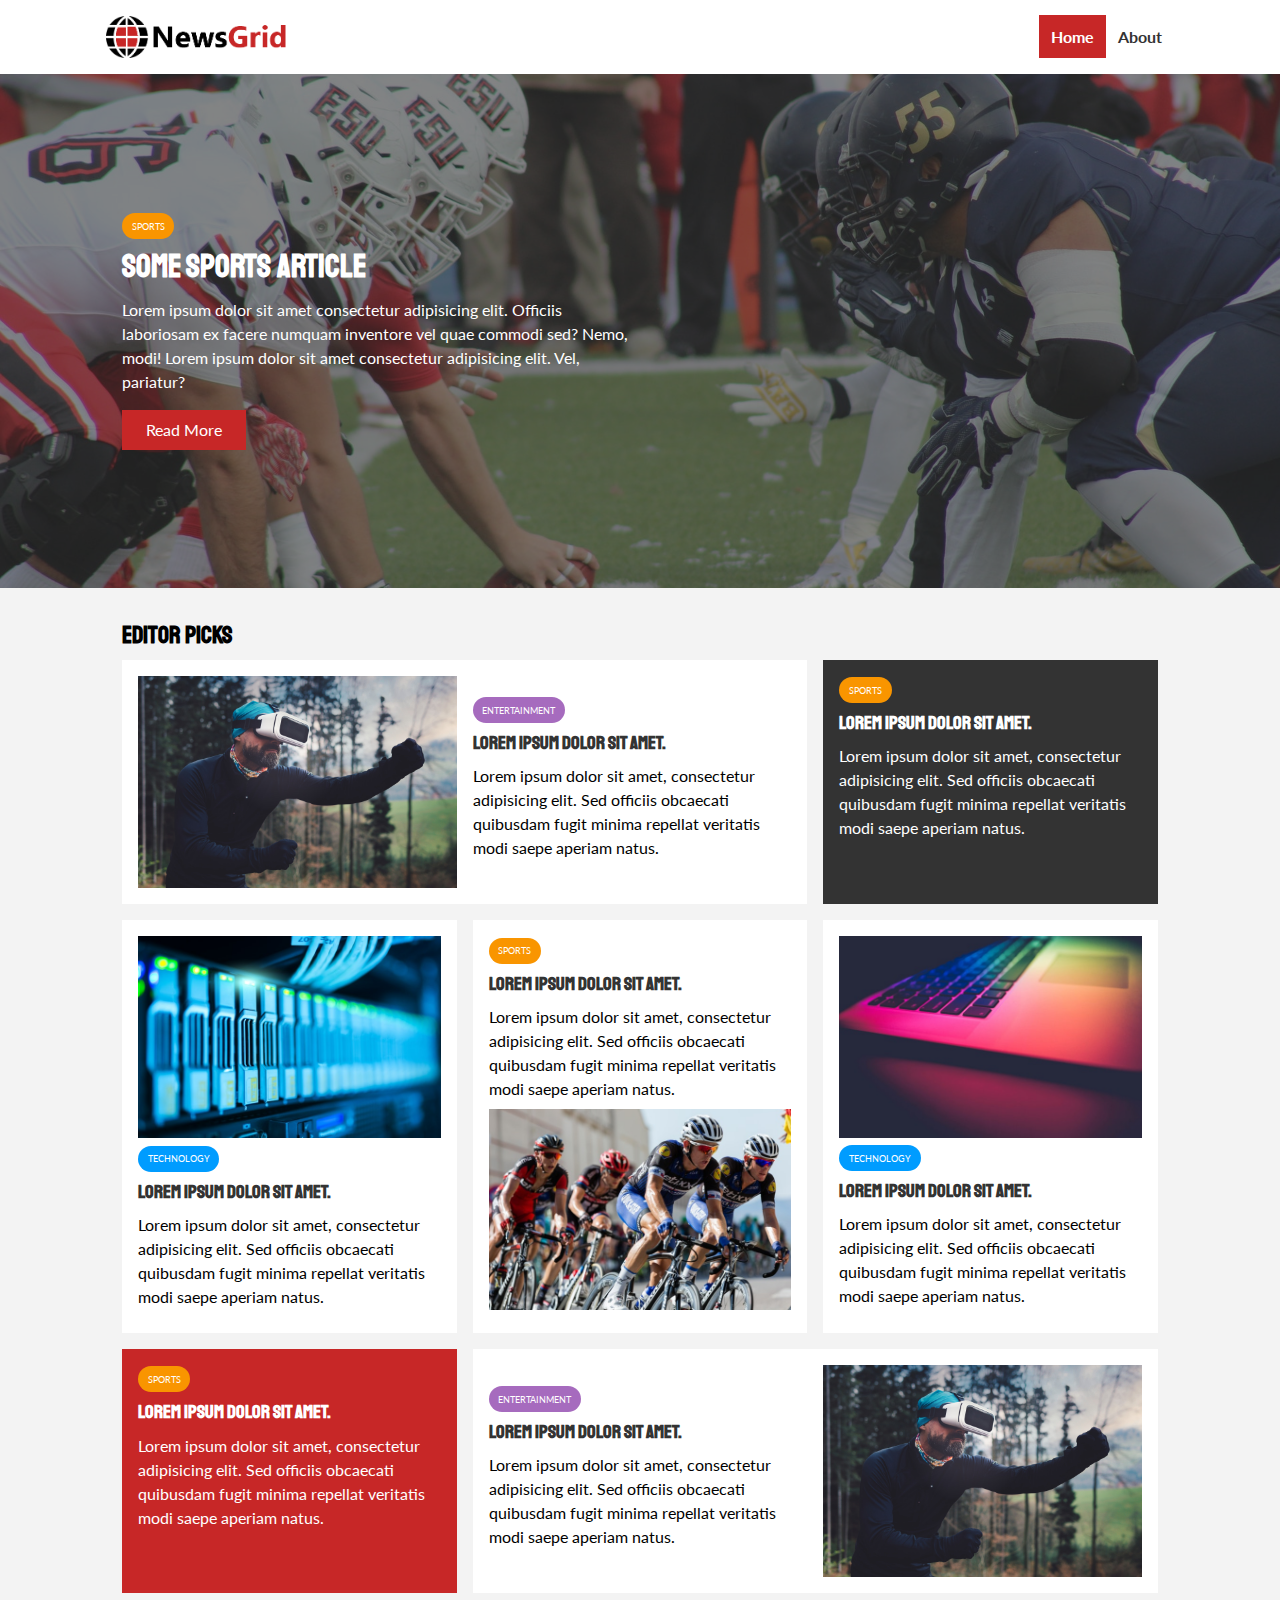
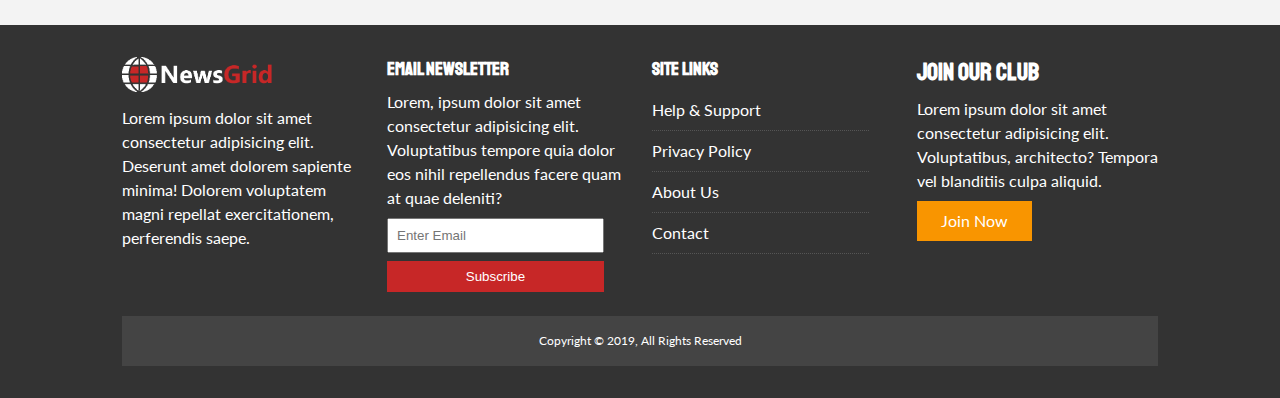
<file: index.html>
<!DOCTYPE html>
<html lang="en">
  <head>
    <meta charset="UTF-8" />
    <meta name="viewport" content="width=device-width, initial-scale=1.0" />
    <link
      href="https://fonts.googleapis.com/css2?family=Lato&family=Staatliches&display=swap"
      rel="stylesheet"
    />
    <link
      rel="stylesheet"
      href="https://cdnjs.cloudflare.com/ajax/libs/font-awesome/5.13.1/css/all.min.css"
      integrity="sha256-2XFplPlrFClt0bIdPgpz8H7ojnk10H69xRqd9+uTShA="
      crossorigin="anonymous"
    />
    <link rel="stylesheet" href="css/style.css" />
    <link
      rel="stylesheet"
      media="screen and (max-width: 768px)"
      href="css/mobile.css"
    />

    <link rel="shortcut icon" type="image/x-icon" href="favicon.ico" />
    <title>Newsgrid | Latest News</title>
  </head>
  <body>
    <nav id="main-nav">
      <div class="container">
        <img src="img/logo.png" alt="NewsGrid" class="logo" />
        <div class="social">
          <a href="http://facebook.com" target="_blank"
            ><i class="fab fa-facebook fa-2x"></i
          ></a>
          <a href="http://twitter.com" target="_blank"
            ><i class="fab fa-twitter fa-2x"></i
          ></a>
          <a href="http://instagram.com" target="_blank"
            ><i class="fab fa-instagram fa-2x"></i
          ></a>
          <a href="http://youtube.com" target="_blank"
            ><i class="fab fa-youtube fa-2x"></i
          ></a>
        </div>
        <ul>
          <li><a href="index.html" class="current">Home</a></li>
          <li><a href="about.html">About</a></li>
        </ul>
      </div>
    </nav>

    <!-- Showcase -->
    <header id="showcase">
      <div class="container">
        <div class="showcase-container">
          <div class="showcase-content">
            <div class="category category-sports">Sports</div>
            <h1>Some Sports Article</h1>
            <p>
              Lorem ipsum dolor sit amet consectetur adipisicing elit. Officiis
              laboriosam ex facere numquam inventore vel quae commodi sed? Nemo,
              modi! Lorem ipsum dolor sit amet consectetur adipisicing elit.
              Vel, pariatur?
            </p>
            <a href="article.html" class="btn btn-primary">Read More</a>
          </div>
        </div>
      </div>
    </header>

    <!-- Home Articles -->
    <section id="home-articles" class="py-2">
      <div class="container">
        <h2>Editor Picks</h2>
        <div class="articles-container">
          <article class="card">
            <img src="img/articles/ent1.jpg" alt="" />
            <div>
              <div class="category category-ent">Entertainment</div>
              <h3><a href="article.html">Lorem ipsum dolor sit amet.</a></h3>
              <p>
                Lorem ipsum dolor sit amet, consectetur adipisicing elit. Sed
                officiis obcaecati quibusdam fugit minima repellat veritatis
                modi saepe aperiam natus.
              </p>
            </div>
          </article>
          <article class="card bg-dark">
            <div class="category category-sports">Sports</div>
            <h3><a href="article.html">Lorem ipsum dolor sit amet.</a></h3>
            <p>
              Lorem ipsum dolor sit amet, consectetur adipisicing elit. Sed
              officiis obcaecati quibusdam fugit minima repellat veritatis modi
              saepe aperiam natus.
            </p>
          </article>
          <article class="card">
            <img src="img/articles/tech1.jpg" alt="" />
            <div class="category category-tech">Technology</div>
            <h3><a href="article.html">Lorem ipsum dolor sit amet.</a></h3>
            <p>
              Lorem ipsum dolor sit amet, consectetur adipisicing elit. Sed
              officiis obcaecati quibusdam fugit minima repellat veritatis modi
              saepe aperiam natus.
            </p>
          </article>
          <article class="card">
            <div class="category category-sports">Sports</div>
            <h3><a href="article.html">Lorem ipsum dolor sit amet.</a></h3>
            <p>
              Lorem ipsum dolor sit amet, consectetur adipisicing elit. Sed
              officiis obcaecati quibusdam fugit minima repellat veritatis modi
              saepe aperiam natus.
            </p>
            <img src="img/articles/sports1.jpg" alt="" />
          </article>

          <article class="card">
            <img src="img/articles/tech2.jpg" alt="" />
            <div class="category category-tech">Technology</div>
            <h3><a href="article.html">Lorem ipsum dolor sit amet.</a></h3>
            <p>
              Lorem ipsum dolor sit amet, consectetur adipisicing elit. Sed
              officiis obcaecati quibusdam fugit minima repellat veritatis modi
              saepe aperiam natus.
            </p>
          </article>
          <article class="card bg-primary">
            <div class="category category-sports">Sports</div>
            <h3><a href="article.html">Lorem ipsum dolor sit amet.</a></h3>
            <p>
              Lorem ipsum dolor sit amet, consectetur adipisicing elit. Sed
              officiis obcaecati quibusdam fugit minima repellat veritatis modi
              saepe aperiam natus.
            </p>
          </article>
          <article class="card">
            <div>
              <div class="category category-ent">Entertainment</div>
              <h3><a href="article.html">Lorem ipsum dolor sit amet.</a></h3>
              <p>
                Lorem ipsum dolor sit amet, consectetur adipisicing elit. Sed
                officiis obcaecati quibusdam fugit minima repellat veritatis
                modi saepe aperiam natus.
              </p>
            </div>
            <img src="img/articles/ent1.jpg" alt="" />
          </article>
        </div>
      </div>
    </section>

    <!-- Footer -->
    <footer id="main-footer" class="py-2">
      <div class="container footer-container">
        <div>
          <img src="img/logo_light.png" alt="NewsGrid" />
          <p>
            Lorem ipsum dolor sit amet consectetur adipisicing elit. Deserunt
            amet dolorem sapiente minima! Dolorem voluptatem magni repellat
            exercitationem, perferendis saepe.
          </p>
        </div>
        <div>
          <h3>Email Newsletter</h3>
          <p>
            Lorem, ipsum dolor sit amet consectetur adipisicing elit.
            Voluptatibus tempore quia dolor eos nihil repellendus facere quam at
            quae deleniti?
          </p>
          <form name="contact" method="POST" data-netlify="true">
            <input type="email" name="email" placeholder="Enter Email" />
            <input type="submit" value="Subscribe" class="btn btn-primary" />
          </form>
        </div>
        <div>
          <h3>Site Links</h3>
          <ul class="list">
            <li><a href="#">Help & Support</a></li>
            <li><a href="#">Privacy Policy</a></li>
            <li><a href="#">About Us</a></li>
            <li><a href="#">Contact</a></li>
          </ul>
        </div>
        <div>
          <h2>Join Our Club</h2>
          <p>
            Lorem ipsum dolor sit amet consectetur adipisicing elit.
            Voluptatibus, architecto? Tempora vel blanditiis culpa aliquid.
          </p>
          <a href="#" class="btn btn-secondary">Join Now</a>
        </div>
        <div>
          <p>
            Copyright &copy; 2019, All Rights Reserved
          </p>
        </div>
      </div>
    </footer>
  </body>
</html>
</file>
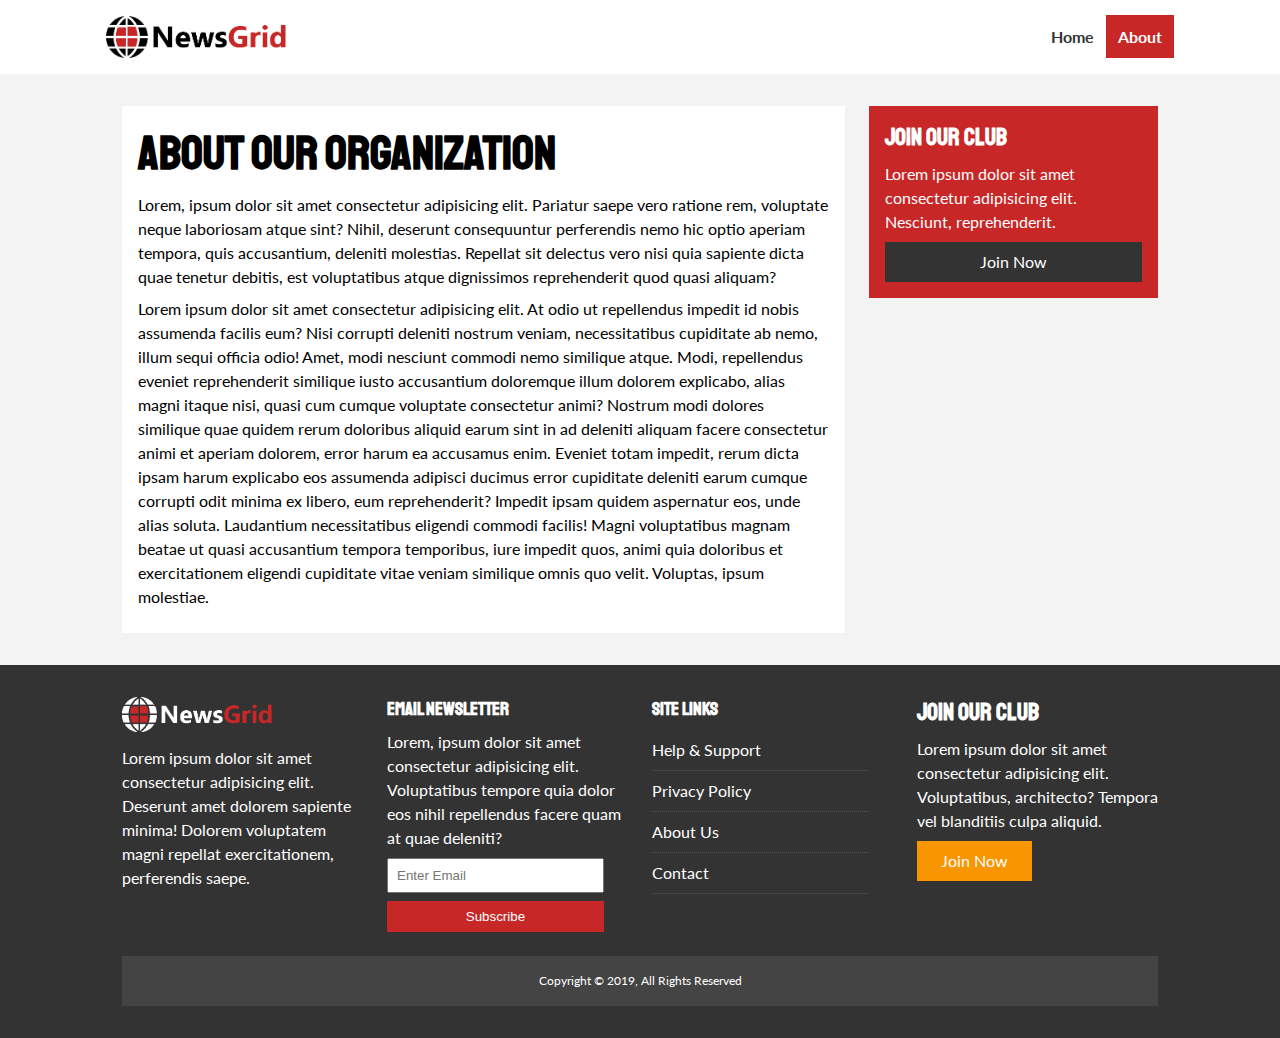
<file: about.html>
<!DOCTYPE html>
<html lang="en">
  <head>
    <meta charset="UTF-8" />
    <meta name="viewport" content="width=device-width, initial-scale=1.0" />
    <link
      href="https://fonts.googleapis.com/css2?family=Lato&family=Staatliches&display=swap"
      rel="stylesheet"
    />
    <link
      rel="stylesheet"
      href="https://cdnjs.cloudflare.com/ajax/libs/font-awesome/5.13.1/css/all.min.css"
      integrity="sha256-2XFplPlrFClt0bIdPgpz8H7ojnk10H69xRqd9+uTShA="
      crossorigin="anonymous"
    />
    <link rel="stylesheet" href="css/style.css" />
    <link
      rel="stylesheet"
      media="screen and (max-width: 768px)"
      href="css/mobile.css"
    />

    <link rel="shortcut icon" type="image/x-icon" href="favicon.ico" />
    <title>Newsgrid | About</title>
  </head>
  <body>
    <nav id="main-nav">
      <div class="container">
        <img src="img/logo.png" alt="NewsGrid" class="logo" />
        <div class="social">
          <a href="http://facebook.com" target="_blank"
            ><i class="fab fa-facebook fa-2x"></i
          ></a>
          <a href="http://twitter.com" target="_blank"
            ><i class="fab fa-twitter fa-2x"></i
          ></a>
          <a href="http://instagram.com" target="_blank"
            ><i class="fab fa-instagram fa-2x"></i
          ></a>
          <a href="http://youtube.com" target="_blank"
            ><i class="fab fa-youtube fa-2x"></i
          ></a>
        </div>
        <ul>
          <li><a href="index.html">Home</a></li>
          <li><a href="about.html" class="current">About</a></li>
        </ul>
      </div>
    </nav>

    <section id="about">
      <div class="container">
        <div class="page-container">
          <article class="card">
            <h1 class="l-heading">About Our Organization</h1>
            <p>
              Lorem, ipsum dolor sit amet consectetur adipisicing elit. Pariatur
              saepe vero ratione rem, voluptate neque laboriosam atque sint?
              Nihil, deserunt consequuntur perferendis nemo hic optio aperiam
              tempora, quis accusantium, deleniti molestias. Repellat sit
              delectus vero nisi quia sapiente dicta quae tenetur debitis, est
              voluptatibus atque dignissimos reprehenderit quod quasi aliquam?
            </p>
            <p>
              Lorem ipsum dolor sit amet consectetur adipisicing elit. At odio
              ut repellendus impedit id nobis assumenda facilis eum? Nisi
              corrupti deleniti nostrum veniam, necessitatibus cupiditate ab
              nemo, illum sequi officia odio! Amet, modi nesciunt commodi nemo
              similique atque. Modi, repellendus eveniet reprehenderit similique
              iusto accusantium doloremque illum dolorem explicabo, alias magni
              itaque nisi, quasi cum cumque voluptate consectetur animi? Nostrum
              modi dolores similique quae quidem rerum doloribus aliquid earum
              sint in ad deleniti aliquam facere consectetur animi et aperiam
              dolorem, error harum ea accusamus enim. Eveniet totam impedit,
              rerum dicta ipsam harum explicabo eos assumenda adipisci ducimus
              error cupiditate deleniti earum cumque corrupti odit minima ex
              libero, eum reprehenderit? Impedit ipsam quidem aspernatur eos,
              unde alias soluta. Laudantium necessitatibus eligendi commodi
              facilis! Magni voluptatibus magnam beatae ut quasi accusantium
              tempora temporibus, iure impedit quos, animi quia doloribus et
              exercitationem eligendi cupiditate vitae veniam similique omnis
              quo velit. Voluptas, ipsum molestiae.
            </p>
          </article>
          <aside class="card bg-primary">
            <h2>Join Our Club</h2>
            <p>
              Lorem ipsum dolor sit amet consectetur adipisicing elit. Nesciunt,
              reprehenderit.
            </p>
            <a href="#" class="btn btn-dark btn-block">Join Now</a>
          </aside>
        </div>
      </div>
    </section>

    <!-- Footer -->
    <footer id="main-footer" class="py-2">
      <div class="container footer-container">
        <div>
          <img src="img/logo_light.png" alt="NewsGrid" />
          <p>
            Lorem ipsum dolor sit amet consectetur adipisicing elit. Deserunt
            amet dolorem sapiente minima! Dolorem voluptatem magni repellat
            exercitationem, perferendis saepe.
          </p>
        </div>
        <div>
          <h3>Email Newsletter</h3>
          <p>
            Lorem, ipsum dolor sit amet consectetur adipisicing elit.
            Voluptatibus tempore quia dolor eos nihil repellendus facere quam at
            quae deleniti?
          </p>
          <form name="contact" method="POST" data-netlify="true">
            <input type="email" name="email" placeholder="Enter Email" />
            <input type="submit" value="Subscribe" class="btn btn-primary" />
          </form>
        </div>
        <div>
          <h3>Site Links</h3>
          <ul class="list">
            <li><a href="#">Help & Support</a></li>
            <li><a href="#">Privacy Policy</a></li>
            <li><a href="#">About Us</a></li>
            <li><a href="#">Contact</a></li>
          </ul>
        </div>
        <div>
          <h2>Join Our Club</h2>
          <p>
            Lorem ipsum dolor sit amet consectetur adipisicing elit.
            Voluptatibus, architecto? Tempora vel blanditiis culpa aliquid.
          </p>
          <a href="#" class="btn btn-secondary">Join Now</a>
        </div>
        <div>
          <p>
            Copyright &copy; 2019, All Rights Reserved
          </p>
        </div>
      </div>
    </footer>
  </body>
</html>
</file>
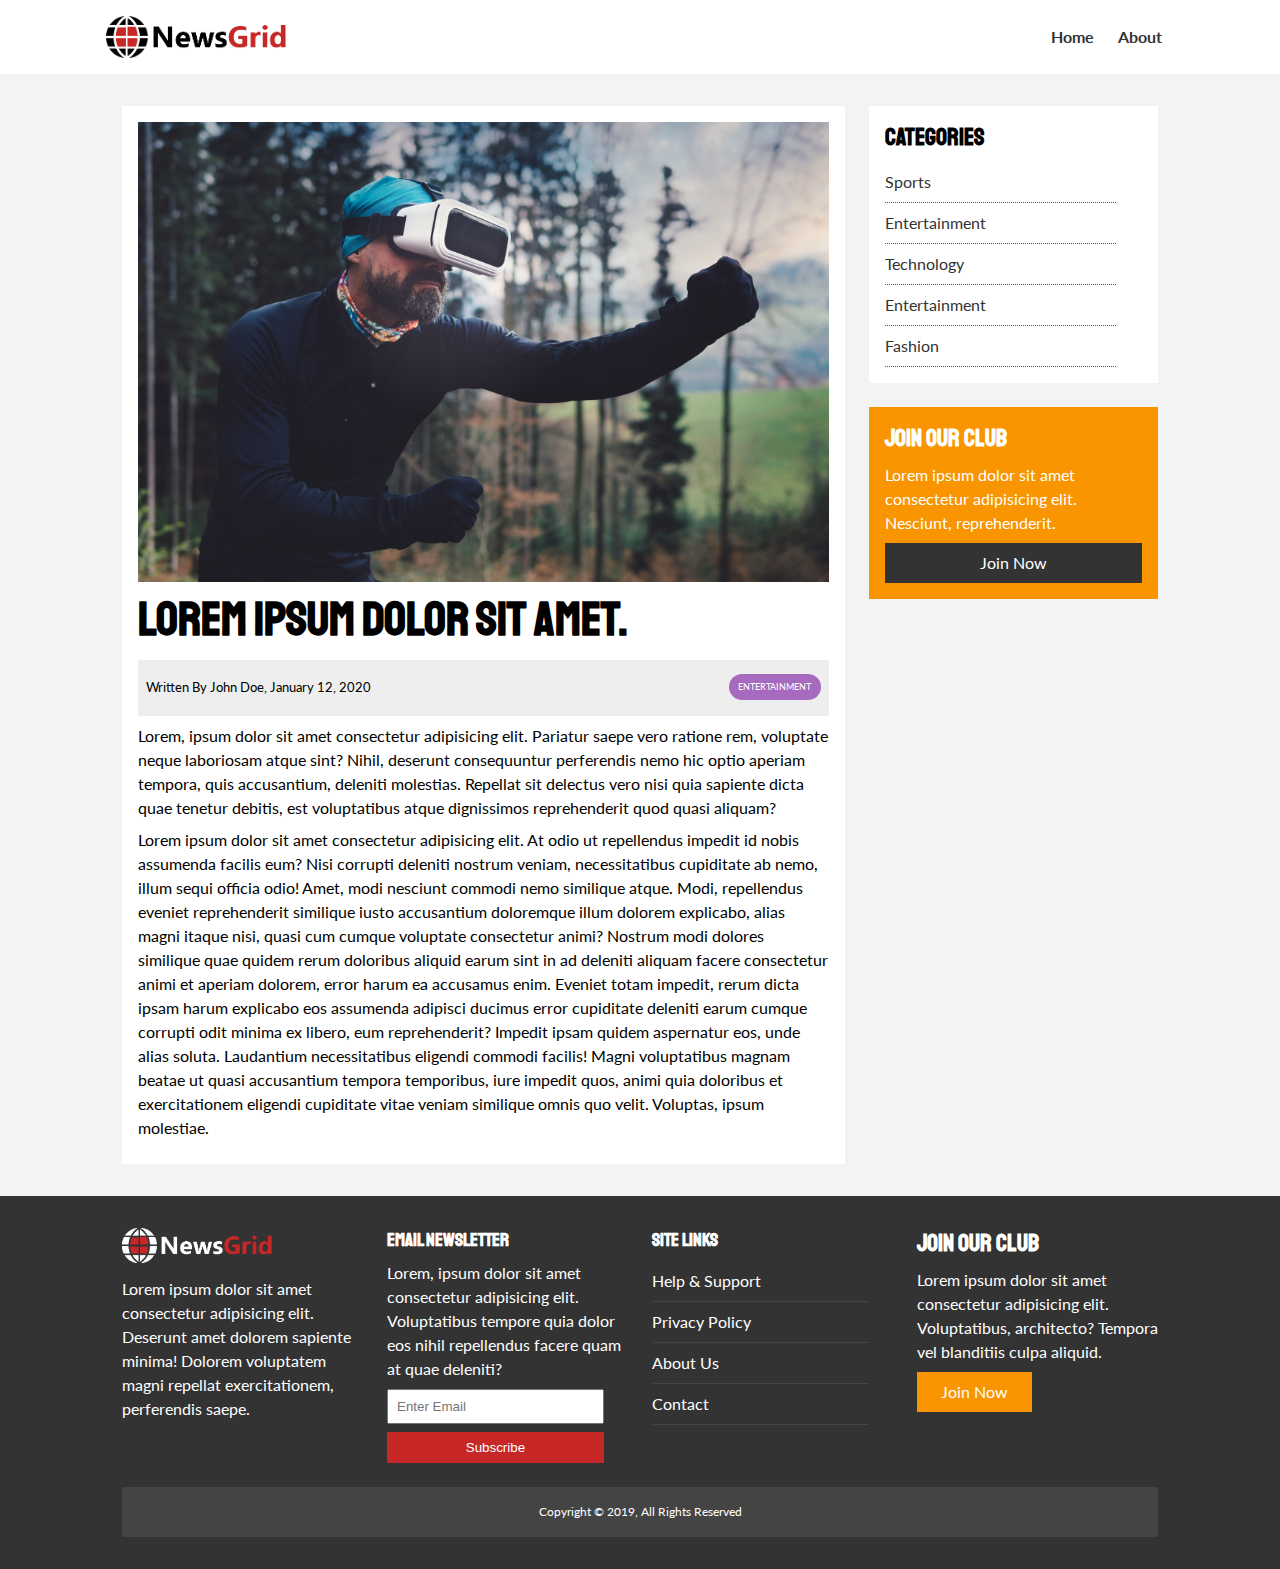
<file: article.html>
<!DOCTYPE html>
<html lang="en">
  <head>
    <meta charset="UTF-8" />
    <meta name="viewport" content="width=device-width, initial-scale=1.0" />
    <link
      href="https://fonts.googleapis.com/css2?family=Lato&family=Staatliches&display=swap"
      rel="stylesheet"
    />
    <link
      rel="stylesheet"
      href="https://cdnjs.cloudflare.com/ajax/libs/font-awesome/5.13.1/css/all.min.css"
      integrity="sha256-2XFplPlrFClt0bIdPgpz8H7ojnk10H69xRqd9+uTShA="
      crossorigin="anonymous"
    />
    <link rel="stylesheet" href="css/style.css" />
    <link
      rel="stylesheet"
      media="screen and (max-width: 768px)"
      href="css/mobile.css"
    />

    <link rel="shortcut icon" type="image/x-icon" href="favicon.ico" />
    <title>NewsGrid | Latest News</title>
  </head>
  <body>
    <nav id="main-nav">
      <div class="container">
        <img src="img/logo.png" alt="NewsGrid" class="logo" />
        <div class="social">
          <a href="http://facebook.com" target="_blank"
            ><i class="fab fa-facebook fa-2x"></i
          ></a>
          <a href="http://twitter.com" target="_blank"
            ><i class="fab fa-twitter fa-2x"></i
          ></a>
          <a href="http://instagram.com" target="_blank"
            ><i class="fab fa-instagram fa-2x"></i
          ></a>
          <a href="http://youtube.com" target="_blank"
            ><i class="fab fa-youtube fa-2x"></i
          ></a>
        </div>
        <ul>
          <li><a href="index.html">Home</a></li>
          <li><a href="about.html">About</a></li>
        </ul>
      </div>
    </nav>

    <section id="article">
      <div class="container">
        <div class="page-container">
          <article class="card">
            <img src="img/articles/ent1.jpg" alt="" />
            <h1 class="l-heading">Lorem ipsum dolor sit amet.</h1>
            <div class="meta">
              <small>
                <i class="fas fa-user"></i> Written By John Doe, January 12,
                2020
              </small>
              <div class="category category-ent">Entertainment</div>
            </div>
            <p>
              Lorem, ipsum dolor sit amet consectetur adipisicing elit. Pariatur
              saepe vero ratione rem, voluptate neque laboriosam atque sint?
              Nihil, deserunt consequuntur perferendis nemo hic optio aperiam
              tempora, quis accusantium, deleniti molestias. Repellat sit
              delectus vero nisi quia sapiente dicta quae tenetur debitis, est
              voluptatibus atque dignissimos reprehenderit quod quasi aliquam?
            </p>
            <p>
              Lorem ipsum dolor sit amet consectetur adipisicing elit. At odio
              ut repellendus impedit id nobis assumenda facilis eum? Nisi
              corrupti deleniti nostrum veniam, necessitatibus cupiditate ab
              nemo, illum sequi officia odio! Amet, modi nesciunt commodi nemo
              similique atque. Modi, repellendus eveniet reprehenderit similique
              iusto accusantium doloremque illum dolorem explicabo, alias magni
              itaque nisi, quasi cum cumque voluptate consectetur animi? Nostrum
              modi dolores similique quae quidem rerum doloribus aliquid earum
              sint in ad deleniti aliquam facere consectetur animi et aperiam
              dolorem, error harum ea accusamus enim. Eveniet totam impedit,
              rerum dicta ipsam harum explicabo eos assumenda adipisci ducimus
              error cupiditate deleniti earum cumque corrupti odit minima ex
              libero, eum reprehenderit? Impedit ipsam quidem aspernatur eos,
              unde alias soluta. Laudantium necessitatibus eligendi commodi
              facilis! Magni voluptatibus magnam beatae ut quasi accusantium
              tempora temporibus, iure impedit quos, animi quia doloribus et
              exercitationem eligendi cupiditate vitae veniam similique omnis
              quo velit. Voluptas, ipsum molestiae.
            </p>
          </article>

          <aside id="categories" class="card">
            <h2>Categories</h2>
            <ul class="list">
              <li>
                <a href="#"><i class="fas fa-chevron-right"> </i> Sports</a>
              </li>
              <li>
                <a href="#"
                  ><i class="fas fa-chevron-right"> </i> Entertainment</a
                >
              </li>
              <li>
                <a href="#"><i class="fas fa-chevron-right"> </i> Technology</a>
              </li>
              <li>
                <a href="#"
                  ><i class="fas fa-chevron-right"> </i> Entertainment</a
                >
              </li>
              <li>
                <a href="#"><i class="fas fa-chevron-right"> </i> Fashion</a>
              </li>
            </ul>
          </aside>

          <aside class="card bg-secondary">
            <h2>Join Our Club</h2>
            <p>
              Lorem ipsum dolor sit amet consectetur adipisicing elit. Nesciunt,
              reprehenderit.
            </p>
            <a href="#" class="btn btn-dark btn-block">Join Now</a>
          </aside>
        </div>
      </div>
    </section>

    <!-- Footer -->
    <footer id="main-footer" class="py-2">
      <div class="container footer-container">
        <div>
          <img src="img/logo_light.png" alt="NewsGrid" />
          <p>
            Lorem ipsum dolor sit amet consectetur adipisicing elit. Deserunt
            amet dolorem sapiente minima! Dolorem voluptatem magni repellat
            exercitationem, perferendis saepe.
          </p>
        </div>
        <div>
          <h3>Email Newsletter</h3>
          <p>
            Lorem, ipsum dolor sit amet consectetur adipisicing elit.
            Voluptatibus tempore quia dolor eos nihil repellendus facere quam at
            quae deleniti?
          </p>
          <form name="contact" method="POST" data-netlify="true">
            <input type="email" name="email" placeholder="Enter Email" />
            <input type="submit" value="Subscribe" class="btn btn-primary" />
          </form>
        </div>
        <div>
          <h3>Site Links</h3>
          <ul class="list">
            <li><a href="#">Help & Support</a></li>
            <li><a href="#">Privacy Policy</a></li>
            <li><a href="#">About Us</a></li>
            <li><a href="#">Contact</a></li>
          </ul>
        </div>
        <div>
          <h2>Join Our Club</h2>
          <p>
            Lorem ipsum dolor sit amet consectetur adipisicing elit.
            Voluptatibus, architecto? Tempora vel blanditiis culpa aliquid.
          </p>
          <a href="#" class="btn btn-secondary">Join Now</a>
        </div>
        <div>
          <p>
            Copyright &copy; 2019, All Rights Reserved
          </p>
        </div>
      </div>
    </footer>
  </body>
</html>
</file>
<file: css/style.css>
:root {
  --primary-color: #c72727;
  --secondary-color: #f99500;
  --light-color: #f3f3f3;
  --dark-color: #333;
  --max-width: 1100px;
}

.category {
  --sports-color: var(--secondary-color);
  --ent-color: #a66bbe;
  --tech-color: #009cff;
}

* {
  margin: 0;
  padding: 0;
  box-sizing: border-box;
}

html,
body {
  font-family: 'Lato', sans-serif;
  line-height: 1.5;
  background: var(--light-color);
}

a {
  color: #333;
  text-decoration: none;
}

ul {
  list-style: none;
}

img {
  width: 100%;
}

h1,
h2,
h3,
h4,
h5,
h6 {
  font-family: 'Staatliches', cursive;
  margin-bottom: 0.55rem;
  line-height: 1.3;
}
p {
  margin: 0.5rem 0;
}

/* Utility */
.container {
  max-width: var(--max-width);
  margin: auto;
  padding: 0 2rem;
  overflow: hidden;
}

.category {
  display: inline-block;
  color: #fff;
  font-size: 0.55rem;
  text-transform: uppercase;
  padding: 0.4rem 0.6rem;
  border-radius: 15px;
  margin-bottom: 0.5rem;
}

.category-sports {
  background: var(--sports-color);
}
.category-ent {
  background: var(--ent-color);
}
.category-tech {
  background: var(--tech-color);
}

.btn {
  display: inline-block;
  border: none;
  background: var(--dark-color);
  color: #fff;
  padding: 0.5rem 1.5rem;
}

.btn-light {
  background: var(--light-color);
}
.btn-primary {
  background: var(--primary-color);
}
.btn-secondary {
  background: var(--secondary-color);
}

.btn:hover {
  opacity: 0.8;
}

.btn-block {
  display: block;
  width: 100%;
  text-align: center;
}

.card {
  background: #fff;
  padding: 1rem;
}

.bg-dark {
  background: var(--dark-color);
  color: #fff;
}

.bg-primary {
  background: var(--primary-color);
  color: #fff;
}

.bg-secondary {
  background: var(--secondary-color);
  color: #fff;
}

.bg-dark h1,
.bg-dark h2,
.bg-dark h3,
.bg-dark a,
.bg-primary h1,
.bg-primary h2,
.bg-primary h3,
.bg-primary a,
.bg-secondary h1,
.bg-secondary h2,
.bg-secondary h3,
.bg-secondary a {
  color: #fff;
}

.py-1 {
  padding: 1.5rem 0;
}
.py-2 {
  padding: 2rem 0;
}
.py-3 {
  padding: 3rem 0;
}

.p-1 {
  padding: 1.5rem;
}
.p-2 {
  padding: 2rem;
}
.p-3 {
  padding: 3rem;
}

.list li {
  padding: 0.5rem 0;
  border-bottom: #555 dotted 1px;
  width: 90%;
}

.list li a:hover {
  color: var(--primary-color) !important;
}

.l-heading {
  font-size: 3rem;
}

/* Inner page grid container */
.page-container {
  display: grid;
  grid-template-columns: 5fr 2fr;
  margin: 2rem 0;
  grid-gap: 1.5rem;
}

.page-container > *:first-child {
  grid-row: 1 / span 3;
}

/* Navigation */
#main-nav {
  background: #fff;
  position: sticky;
  top: 0;
  z-index: 200;
}

#main-nav .container {
  display: grid;
  grid-template-columns: 6fr 3fr 2fr;
  padding: 1rem;
  align-items: center;
}

#main-nav .logo {
  width: 180px;
}

#main-nav ul {
  justify-self: end;
  display: flex;
}

#main-nav ul li a {
  padding: 0.75rem;
  font-weight: bold;
}

#main-nav ul li a.current {
  background: var(--primary-color);
  color: #fff;
}

#main-nav ul li a:hover {
  background: var(--light-color);
  color: var(--dark-color);
}

#main-nav .social {
  justify-self: center;
}

#main-nav .social i {
  color: #777;
  margin-right: 0.5rem;
}

/* Showcase */
#showcase {
  color: white;
  background: var(--dark-color);
  padding: 2rem;
  position: relative;
}

#showcase:before {
  content: '';
  background: url(../img/featured.jpg) no-repeat center center/cover;
  position: absolute;
  top: 0;
  left: 0;
  height: 100%;
  width: 100%;
  opacity: 0.4;
}

#showcase .showcase-container {
  display: grid;
  grid-template-columns: repeat(2, 1fr);
  justify-content: center;
  align-items: center;
  height: 50vh;
}

#showcase .showcase-content {
  z-index: 1;
}

#showcase .showcase-content p {
  margin-bottom: 1rem;
}

/* Home Articles */
#home-articles .articles-container {
  display: grid;
  grid-template-columns: repeat(3, 1fr);
  grid-gap: 1rem;
}

#home-articles .articles-container > *:first-child,
#home-articles .articles-container > *:last-child {
  display: grid;
  grid-template-columns: repeat(2, 1fr);
  grid-gap: 1rem;
  grid-column: 1 / span 2;
  align-items: center;
}

#home-articles .articles-container > *:last-child {
  grid-column: 2 / span 2;
}

#article .meta {
  display: flex;
  justify-content: space-between;
  align-items: center;
  background: #eee;
  padding: 0.5rem;
}

#article .meta .category {
  margin-top: 0.4rem;
}

/* footer */
#main-footer {
  background: var(--dark-color);
  color: #fff;
}

#main-footer img {
  width: 150px;
}

#main-footer a {
  color: #fff;
}

#main-footer .footer-container {
  display: grid;
  grid-template-columns: repeat(4, 1fr);
  grid-gap: 1.5rem;
}

#main-footer .footer-container > *:last-child {
  background: #444;
  grid-column: 1 / span 4;
  padding: 0.5rem;
  text-align: center;
  font-size: 0.75rem;
}

#main-footer .footer-container input[type='email'] {
  width: 90%;
  padding: 0.5rem;
  margin-bottom: 0.5rem;
}

#main-footer .footer-container input[type='submit'] {
  width: 90%;
}
</file>
<file: css/mobile.css>
/* Navigation */
#main-nav .social {
  display: none;
}

#main-nav .container {
  grid-template-columns: 1fr;
  grid-gap: 1.2rem;
}

#main-nav ul,
#main-nav .logo {
  justify-self: center;
}

#main-nav ul li a {
  padding: 0.5rem;
}

#home-articles .articles-container {
  grid-template-columns: repeat(2, 1fr);
}

#home-articles .articles-container > *:first-child,
#home-articles .articles-container > *:last-child {
  grid-template-columns: 1fr;
  grid-column: 1;
}

@media (max-width: 600px) {
  /* Stack Grid Items */
  #showcase .showcase-container,
  #home-articles .articles-container,
  #main-footer .footer-container {
    grid-template-columns: 1fr;
  }

  #main-footer .footer-container > *:last-child {
    grid-column: 1;
  }

  #main-footer .footer-container > *:first-child,
  #main-footer .footer-container > *:nth-child(2) {
    border-bottom: #444 dotted 1px;
    padding-bottom: 1rem;
  }

  .page-container {
    grid-template-columns: 1fr;
    text-align: center;
  }

  .page-container > *:first-child {
    grid-row: 1;
  }

  .l-heading {
    font-size: 2rem;
  }
}
</file>
